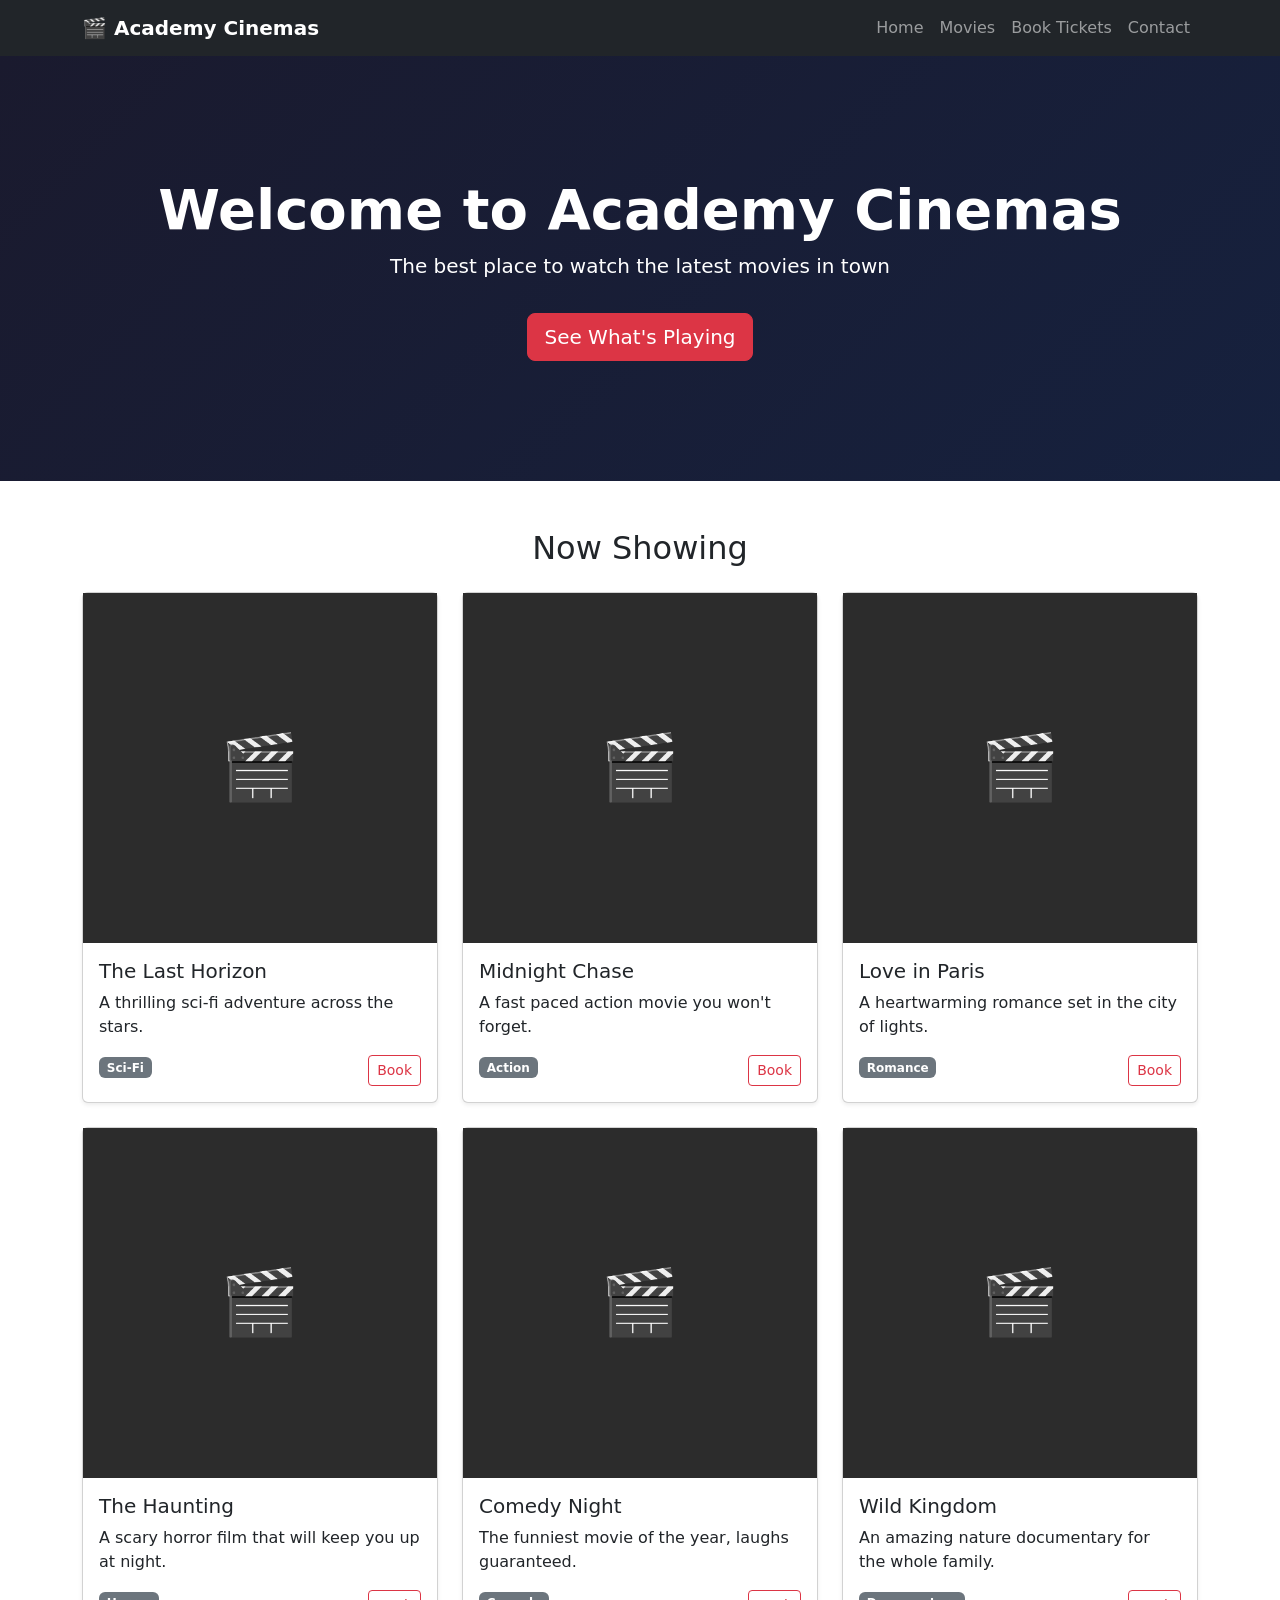
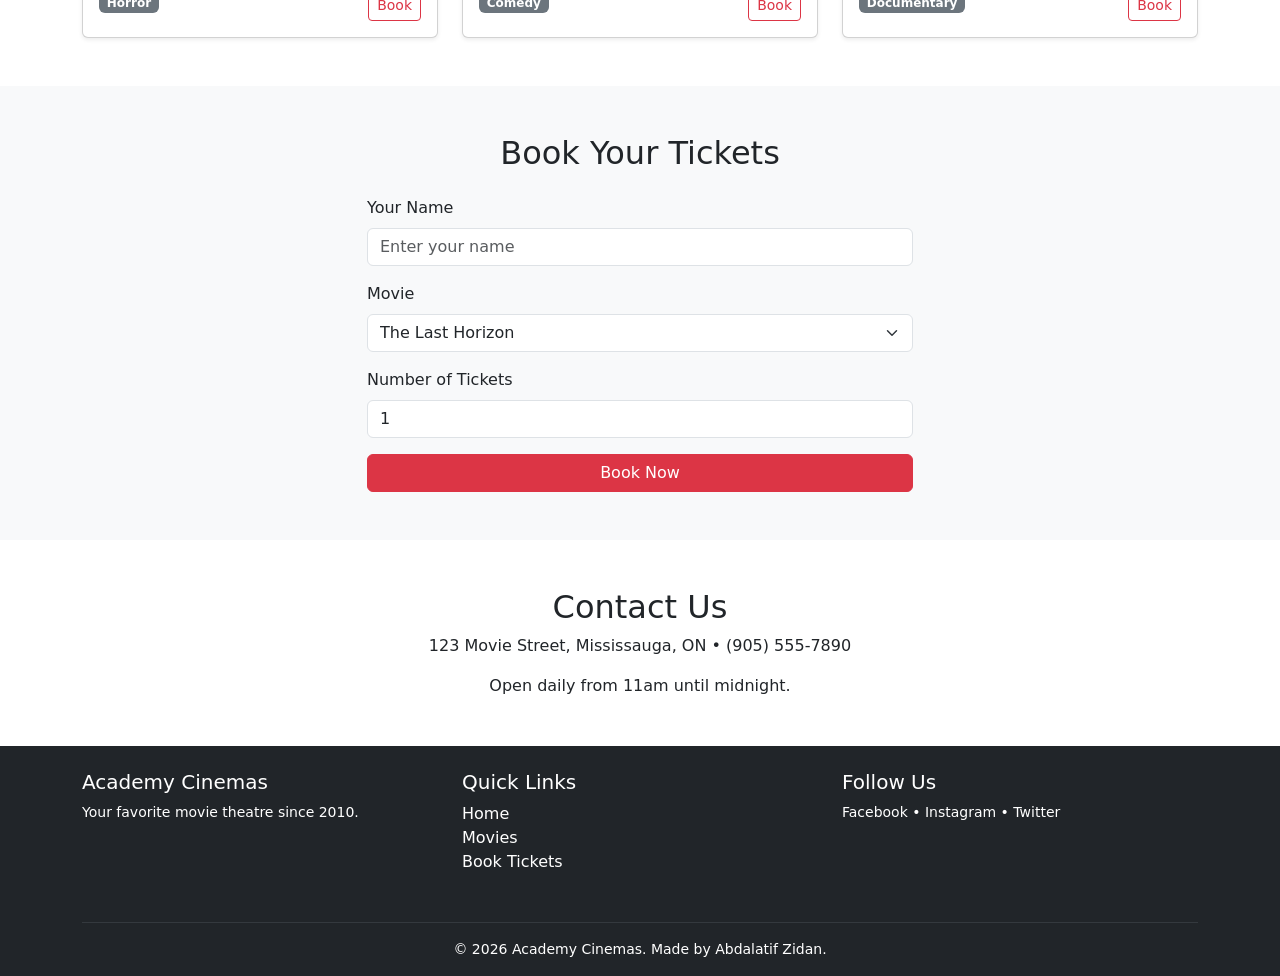
<file: Academy-Cinemas/index.html>
<!DOCTYPE html>
<html lang="en">
<head>
  <meta charset="UTF-8">
  <meta name="viewport" content="width=device-width, initial-scale=1.0">
  <title>Academy Cinemas</title>

  <!-- Bootstrap 5 from the CDN -->
  <link href="https://cdn.jsdelivr.net/npm/bootstrap@5.3.3/dist/css/bootstrap.min.css" rel="stylesheet">

  <!-- a little bit of my own CSS on top of Bootstrap -->
  <style>
    .hero {
      background: linear-gradient(135deg, #1a1a2e, #16213e);
      color: white;
      padding: 120px 0;
    }
    /* placeholder poster area (no image needed) */
    .poster {
      height: 350px;
      background-color: #2c2c2c;
      color: #fff;
    }
  </style>
</head>

<body>

  <!-- NAVBAR (Bootstrap) -->
  <nav class="navbar navbar-expand-lg navbar-dark bg-dark">
    <div class="container">
      <a class="navbar-brand fw-bold" href="#">🎬 Academy Cinemas</a>
      <button class="navbar-toggler" type="button" data-bs-toggle="collapse" data-bs-target="#navMenu">
        <span class="navbar-toggler-icon"></span>
      </button>
      <div class="collapse navbar-collapse" id="navMenu">
        <ul class="navbar-nav ms-auto">
          <li class="nav-item"><a class="nav-link" href="#home">Home</a></li>
          <li class="nav-item"><a class="nav-link" href="#movies">Movies</a></li>
          <li class="nav-item"><a class="nav-link" href="#book">Book Tickets</a></li>
          <li class="nav-item"><a class="nav-link" href="#contact">Contact</a></li>
        </ul>
      </div>
    </div>
  </nav>

  <!-- HERO -->
  <section id="home" class="hero text-center">
    <div class="container">
      <h1 class="display-4 fw-bold">Welcome to Academy Cinemas</h1>
      <p class="lead">The best place to watch the latest movies in town</p>
      <a href="#movies" class="btn btn-danger btn-lg mt-3">See What's Playing</a>
    </div>
  </section>

  <!-- MOVIES GRID -->
  <section id="movies" class="container my-5">
    <h2 class="text-center mb-4">Now Showing</h2>
    <div class="row g-4">

      <div class="col-md-4">
        <div class="card movie-card h-100 shadow-sm">
          <div class="poster d-flex align-items-center justify-content-center">
            <span class="display-3">🎬</span>
          </div>
          <div class="card-body">
            <h5 class="card-title">The Last Horizon</h5>
            <p class="card-text">A thrilling sci-fi adventure across the stars.</p>
            <span class="badge bg-secondary">Sci-Fi</span>
            <a href="#book" class="btn btn-outline-danger btn-sm float-end">Book</a>
          </div>
        </div>
      </div>

      <div class="col-md-4">
        <div class="card movie-card h-100 shadow-sm">
          <div class="poster d-flex align-items-center justify-content-center">
            <span class="display-3">🎬</span>
          </div>
          <div class="card-body">
            <h5 class="card-title">Midnight Chase</h5>
            <p class="card-text">A fast paced action movie you won't forget.</p>
            <span class="badge bg-secondary">Action</span>
            <a href="#book" class="btn btn-outline-danger btn-sm float-end">Book</a>
          </div>
        </div>
      </div>

      <div class="col-md-4">
        <div class="card movie-card h-100 shadow-sm">
          <div class="poster d-flex align-items-center justify-content-center">
            <span class="display-3">🎬</span>
          </div>
          <div class="card-body">
            <h5 class="card-title">Love in Paris</h5>
            <p class="card-text">A heartwarming romance set in the city of lights.</p>
            <span class="badge bg-secondary">Romance</span>
            <a href="#book" class="btn btn-outline-danger btn-sm float-end">Book</a>
          </div>
        </div>
      </div>

      <div class="col-md-4">
        <div class="card movie-card h-100 shadow-sm">
          <div class="poster d-flex align-items-center justify-content-center">
            <span class="display-3">🎬</span>
          </div>
          <div class="card-body">
            <h5 class="card-title">The Haunting</h5>
            <p class="card-text">A scary horror film that will keep you up at night.</p>
            <span class="badge bg-secondary">Horror</span>
            <a href="#book" class="btn btn-outline-danger btn-sm float-end">Book</a>
          </div>
        </div>
      </div>

      <div class="col-md-4">
        <div class="card movie-card h-100 shadow-sm">
          <div class="poster d-flex align-items-center justify-content-center">
            <span class="display-3">🎬</span>
          </div>
          <div class="card-body">
            <h5 class="card-title">Comedy Night</h5>
            <p class="card-text">The funniest movie of the year, laughs guaranteed.</p>
            <span class="badge bg-secondary">Comedy</span>
            <a href="#book" class="btn btn-outline-danger btn-sm float-end">Book</a>
          </div>
        </div>
      </div>

      <div class="col-md-4">
        <div class="card movie-card h-100 shadow-sm">
          <div class="poster d-flex align-items-center justify-content-center">
            <span class="display-3">🎬</span>
          </div>
          <div class="card-body">
            <h5 class="card-title">Wild Kingdom</h5>
            <p class="card-text">An amazing nature documentary for the whole family.</p>
            <span class="badge bg-secondary">Documentary</span>
            <a href="#book" class="btn btn-outline-danger btn-sm float-end">Book</a>
          </div>
        </div>
      </div>

    </div>
  </section>

  <!-- BOOKING FORM -->
  <section id="book" class="bg-light py-5">
    <div class="container">
      <h2 class="text-center mb-4">Book Your Tickets</h2>
      <div class="row justify-content-center">
        <div class="col-md-6">
          <form>
            <div class="mb-3">
              <label class="form-label">Your Name</label>
              <input type="text" class="form-control" placeholder="Enter your name">
            </div>
            <div class="mb-3">
              <label class="form-label">Movie</label>
              <select class="form-select">
                <option>The Last Horizon</option>
                <option>Midnight Chase</option>
                <option>Love in Paris</option>
                <option>The Haunting</option>
                <option>Comedy Night</option>
                <option>Wild Kingdom</option>
              </select>
            </div>
            <div class="mb-3">
              <label class="form-label">Number of Tickets</label>
              <input type="number" class="form-control" value="1" min="1">
            </div>
            <button type="submit" class="btn btn-danger w-100">Book Now</button>
          </form>
        </div>
      </div>
    </div>
  </section>

  <!-- CONTACT -->
  <section id="contact" class="container my-5 text-center">
    <h2>Contact Us</h2>
    <p>123 Movie Street, Mississauga, ON &bull; (905) 555-7890</p>
    <p>Open daily from 11am until midnight.</p>
  </section>

  <!-- FOOTER (built with Bootstrap - required for this assignment) -->
  <footer class="bg-dark text-white pt-4 pb-3">
    <div class="container">
      <div class="row">
        <div class="col-md-4 mb-3">
          <h5>Academy Cinemas</h5>
          <p class="small">Your favorite movie theatre since 2010.</p>
        </div>
        <div class="col-md-4 mb-3">
          <h5>Quick Links</h5>
          <ul class="list-unstyled">
            <li><a href="#home" class="text-white text-decoration-none">Home</a></li>
            <li><a href="#movies" class="text-white text-decoration-none">Movies</a></li>
            <li><a href="#book" class="text-white text-decoration-none">Book Tickets</a></li>
          </ul>
        </div>
        <div class="col-md-4 mb-3">
          <h5>Follow Us</h5>
          <p class="small">Facebook &bull; Instagram &bull; Twitter</p>
        </div>
      </div>
      <hr class="border-secondary">
      <p class="text-center small mb-0">&copy; 2026 Academy Cinemas. Made by Abdalatif Zidan.</p>
    </div>
  </footer>

  <!-- Bootstrap JavaScript for the navbar toggle etc. -->
  <script src="https://cdn.jsdelivr.net/npm/bootstrap@5.3.3/dist/js/bootstrap.bundle.min.js"></script>
</body>
</html>
</file>
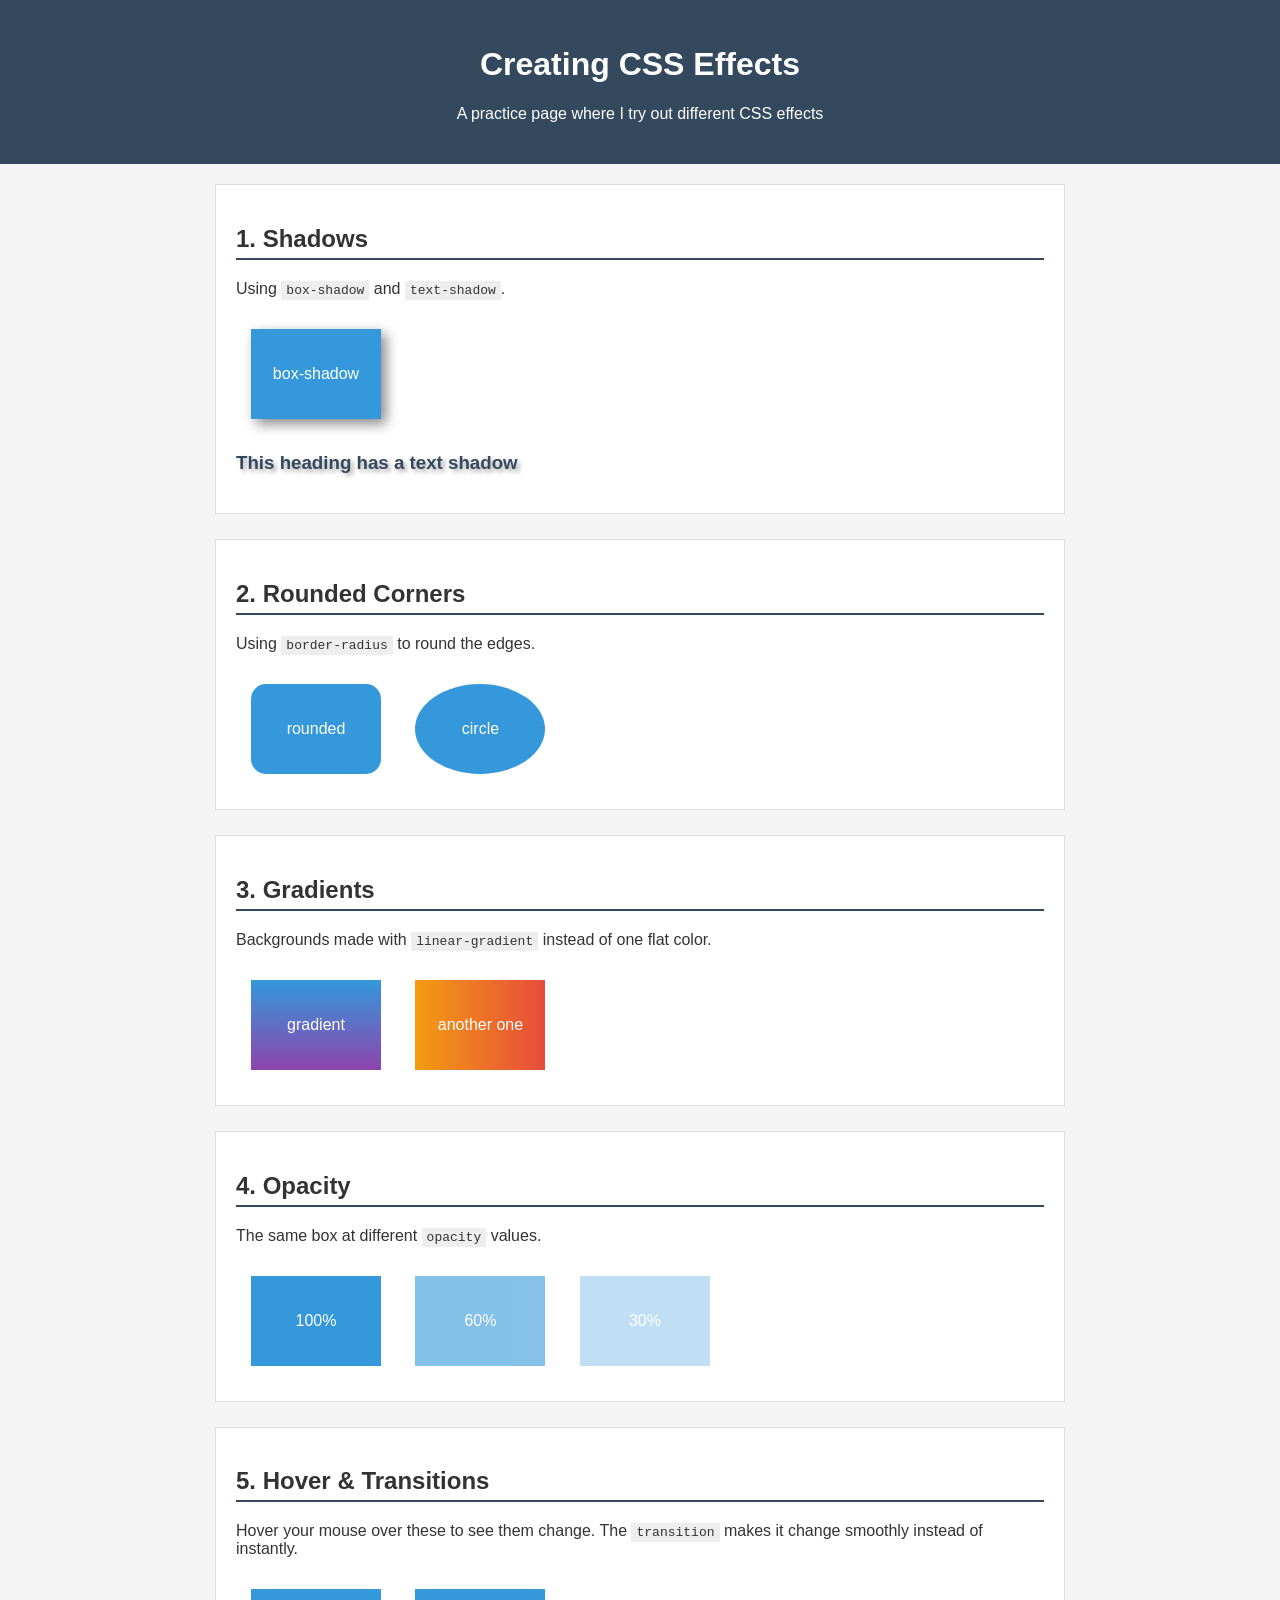
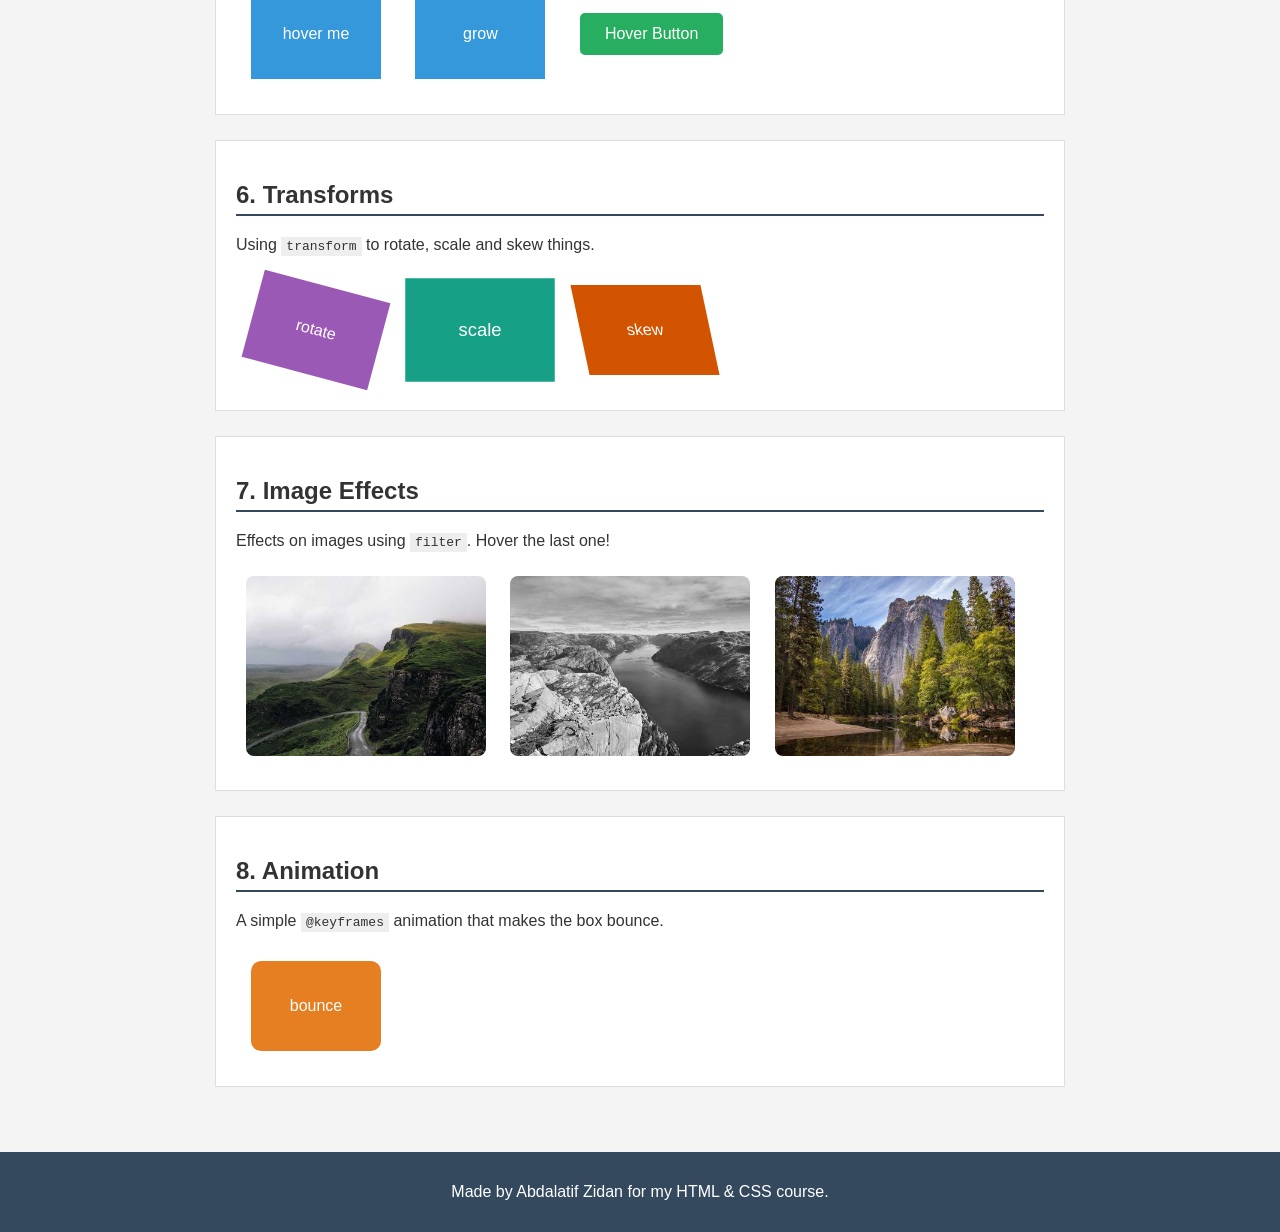
<file: creating-css-effects/index.html>
<!DOCTYPE html>
<html lang="en">
<head>
  <meta charset="UTF-8">
  <meta name="viewport" content="width=device-width, initial-scale=1.0">
  <title>Creating CSS Effects</title>

  <!-- keeping the CSS in its own file this time -->
  <link rel="stylesheet" href="style.css">
</head>

<body>

  <header>
    <h1>Creating CSS Effects</h1>
    <p>A practice page where I try out different CSS effects</p>
  </header>

  <main>

    <!-- SHADOWS -->
    <section>
      <h2>1. Shadows</h2>
      <p>Using <code>box-shadow</code> and <code>text-shadow</code>.</p>

      <div class="box box-shadow">box-shadow</div>
      <h3 class="text-shadow">This heading has a text shadow</h3>
    </section>

    <!-- ROUNDED CORNERS -->
    <section>
      <h2>2. Rounded Corners</h2>
      <p>Using <code>border-radius</code> to round the edges.</p>

      <div class="box rounded">rounded</div>
      <div class="box circle">circle</div>
    </section>

    <!-- GRADIENTS -->
    <section>
      <h2>3. Gradients</h2>
      <p>Backgrounds made with <code>linear-gradient</code> instead of one flat color.</p>

      <div class="box gradient1">gradient</div>
      <div class="box gradient2">another one</div>
    </section>

    <!-- OPACITY -->
    <section>
      <h2>4. Opacity</h2>
      <p>The same box at different <code>opacity</code> values.</p>

      <div class="box op100">100%</div>
      <div class="box op60">60%</div>
      <div class="box op30">30%</div>
    </section>

    <!-- HOVER + TRANSITION -->
    <section>
      <h2>5. Hover &amp; Transitions</h2>
      <p>Hover your mouse over these to see them change. The
         <code>transition</code> makes it change smoothly instead of instantly.</p>

      <div class="box hover-color">hover me</div>
      <div class="box hover-grow">grow</div>
      <a href="#" class="button">Hover Button</a>
    </section>

    <!-- TRANSFORMS -->
    <section>
      <h2>6. Transforms</h2>
      <p>Using <code>transform</code> to rotate, scale and skew things.</p>

      <div class="box rotate">rotate</div>
      <div class="box scale">scale</div>
      <div class="box skew">skew</div>
    </section>

    <!-- IMAGE EFFECTS -->
    <section>
      <h2>7. Image Effects</h2>
      <p>Effects on images using <code>filter</code>. Hover the last one!</p>

      <img src="images/photo1.jpg" alt="Mountain photo" class="img-normal">
      <img src="images/photo2.jpg" alt="Lake photo" class="img-gray">
      <img src="images/photo3.jpg" alt="Hills photo" class="img-hover">
    </section>

    <!-- ANIMATION -->
    <section>
      <h2>8. Animation</h2>
      <p>A simple <code>@keyframes</code> animation that makes the box bounce.</p>

      <div class="box bounce">bounce</div>
    </section>

  </main>

  <footer>
    <p>Made by Abdalatif Zidan for my HTML &amp; CSS course.</p>
  </footer>

</body>
</html>
</file>
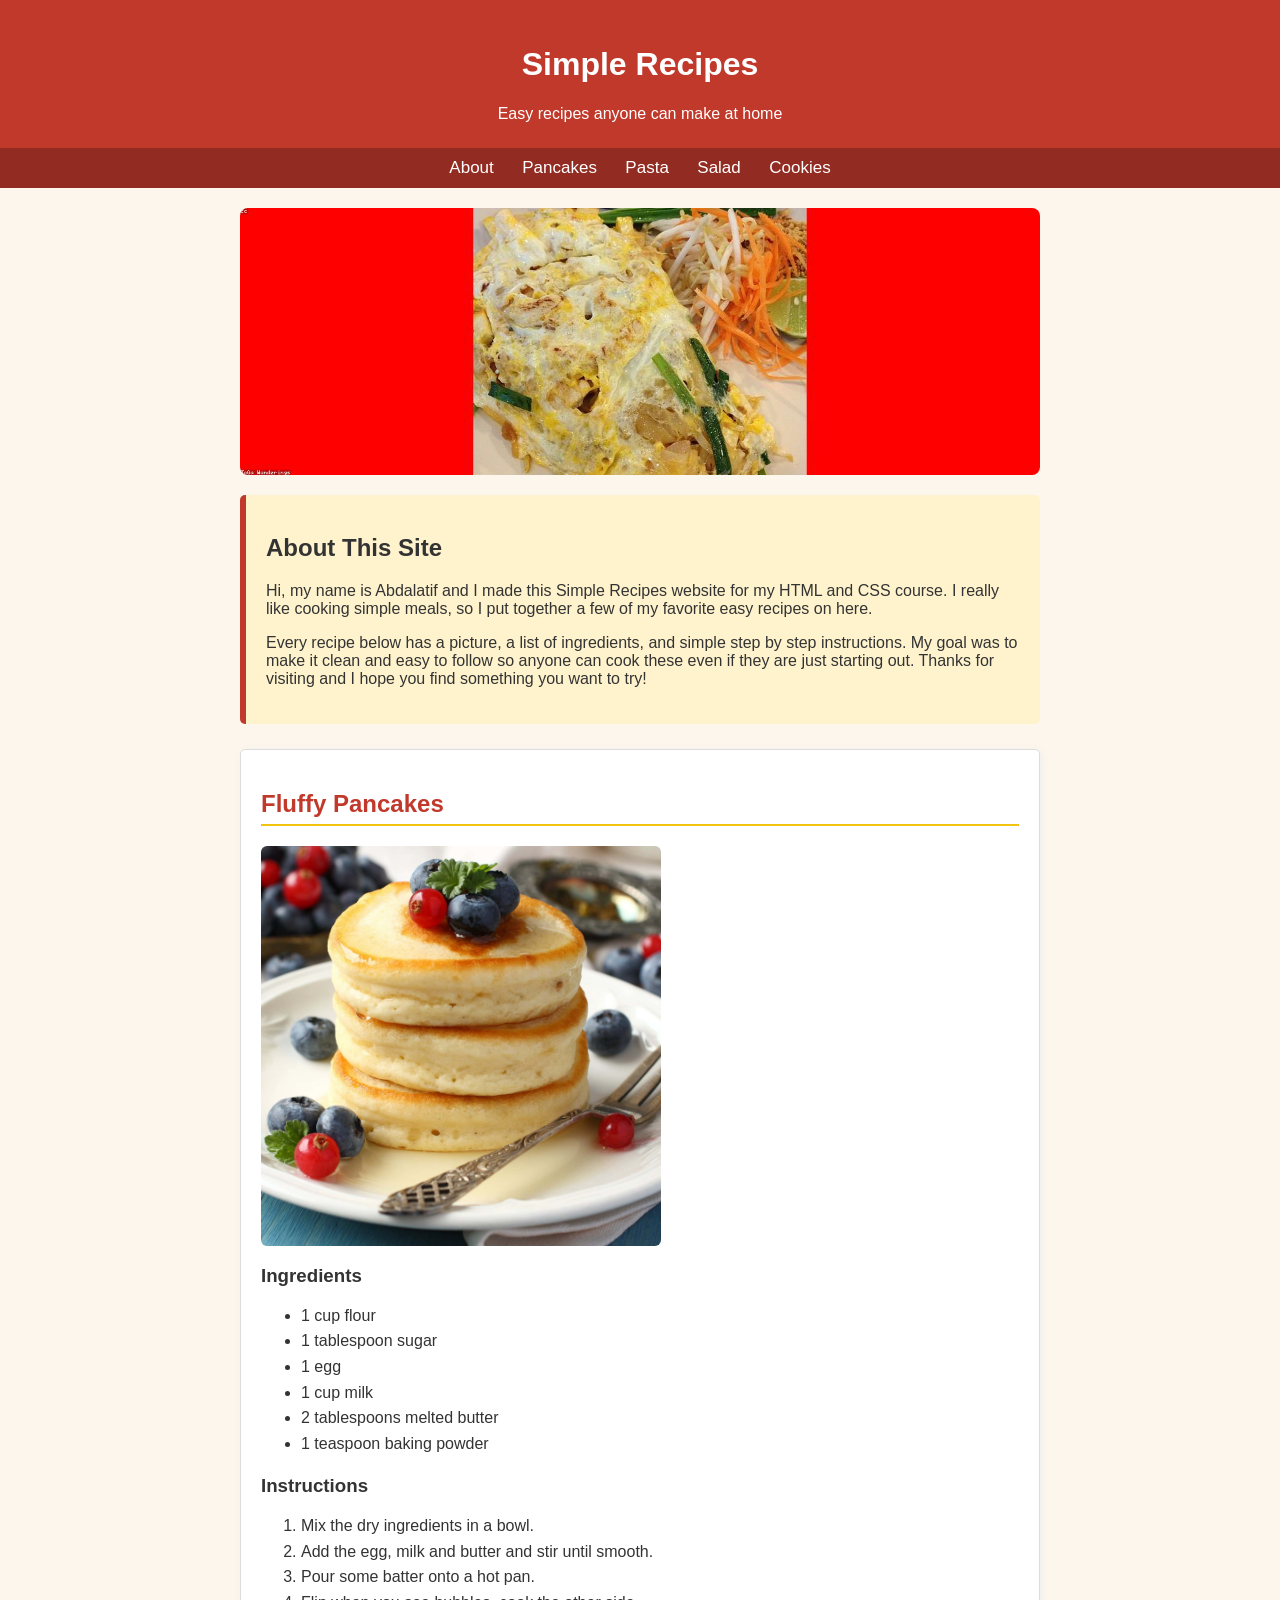
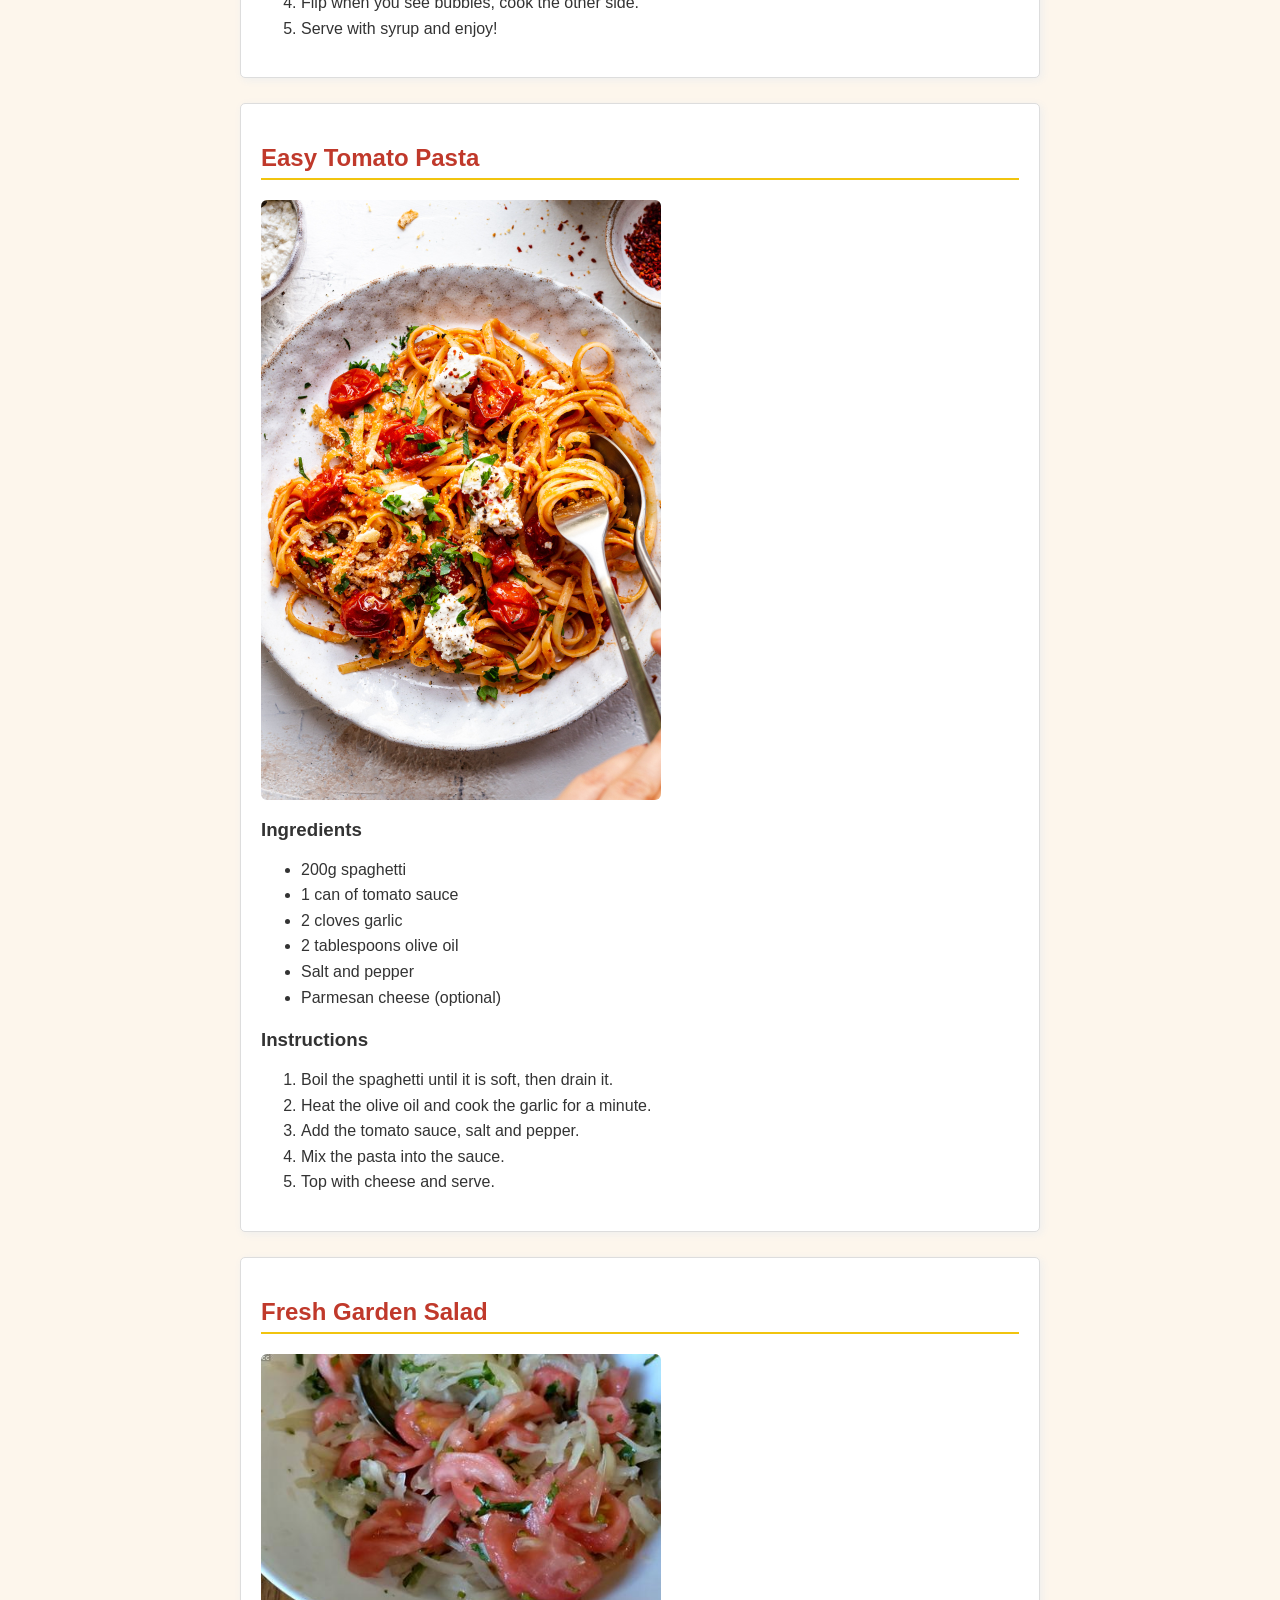
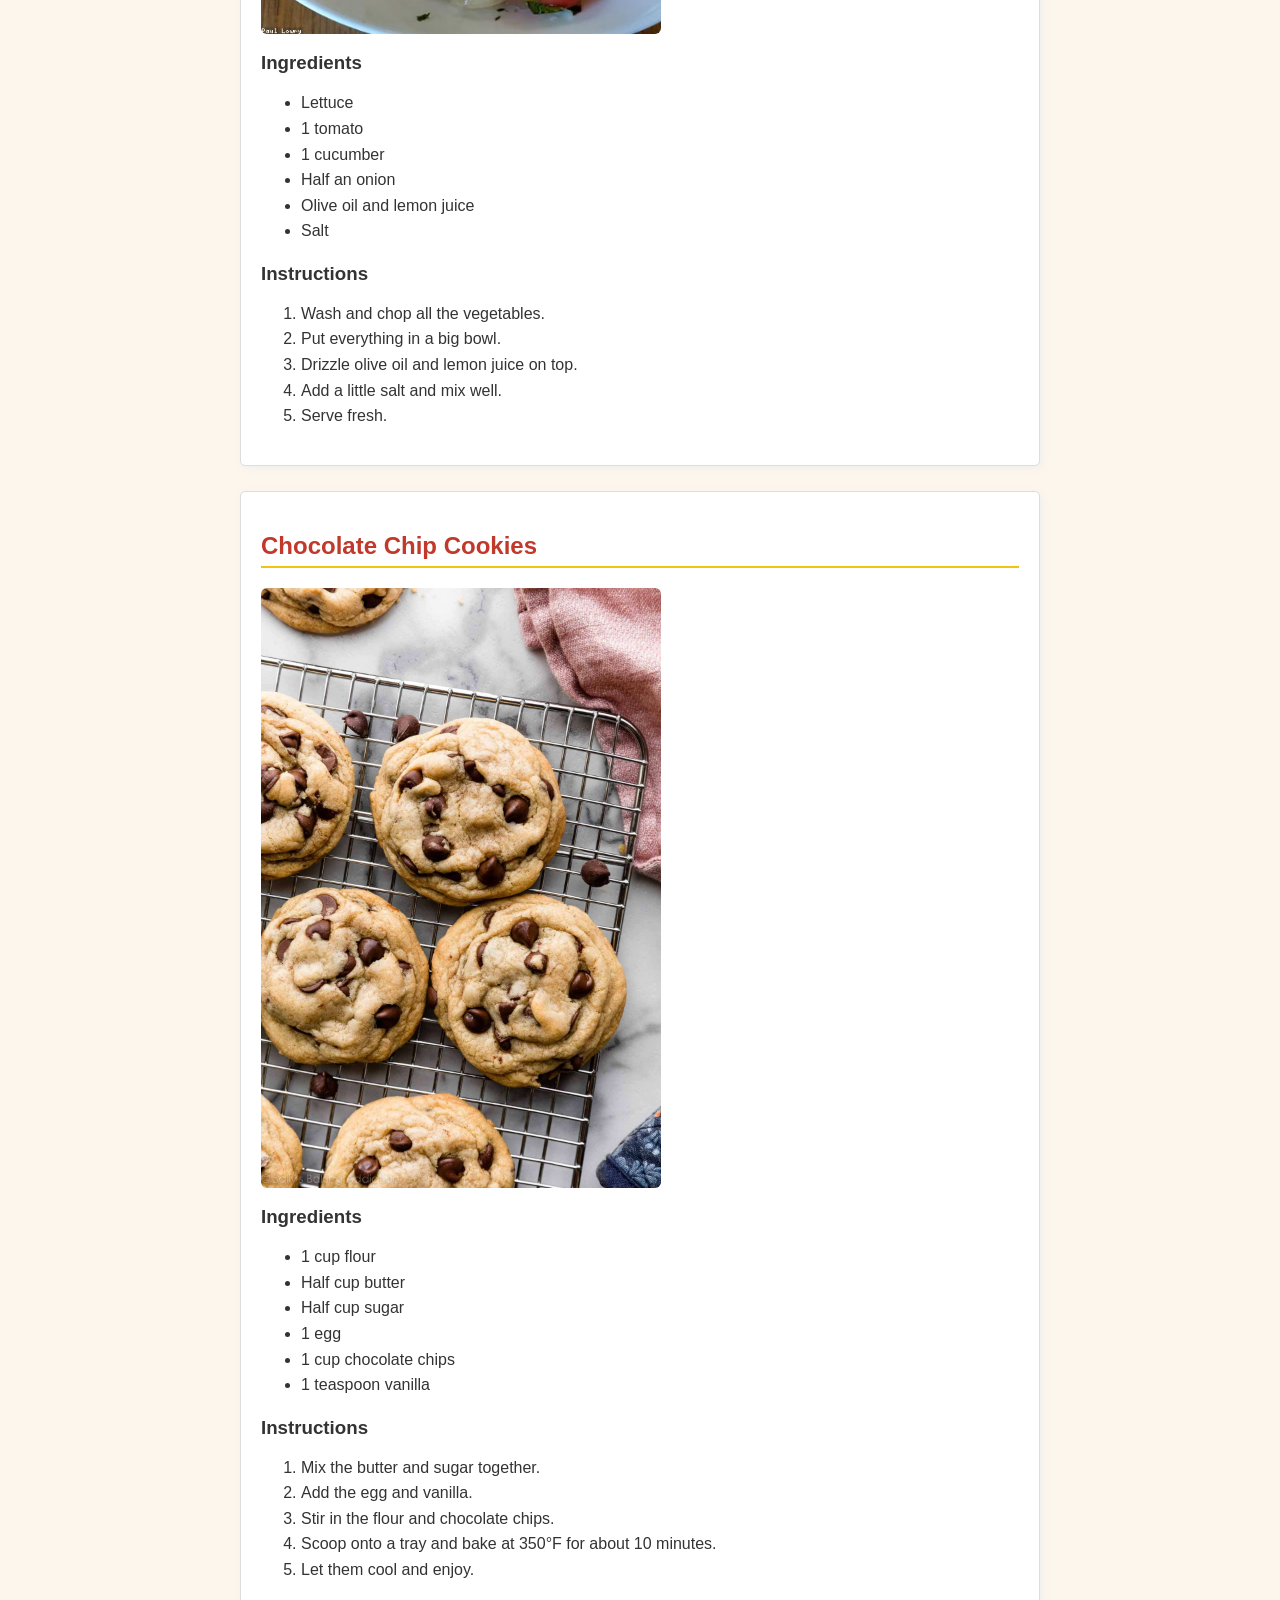
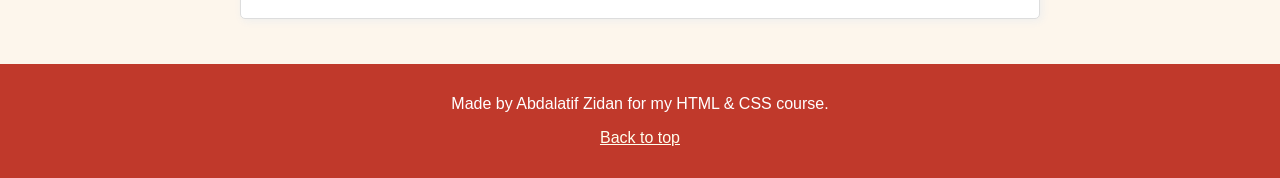
<file: Simple-Recipes/index.html>
<!DOCTYPE html>
<html lang="en">
<head>
  <meta charset="UTF-8">
  <meta name="viewport" content="width=device-width, initial-scale=1.0">
  <title>Simple Recipes</title>
  <link rel="stylesheet" href="style.css">
</head>

<body>

  <header>
    <h1>Simple Recipes</h1>
    <p>Easy recipes anyone can make at home</p>
  </header>

  <!-- nav uses bookmarks to jump down the page -->
  <nav>
    <a href="#about">About</a>
    <a href="#pancakes">Pancakes</a>
    <a href="#pasta">Pasta</a>
    <a href="#salad">Salad</a>
    <a href="#cookies">Cookies</a>
  </nav>

  <main>

    <img src="images/hero.jpg" alt="Food on a table" class="hero">

    <!-- ABOUT SECTION (this is the extra part I added myself) -->
    <section id="about" class="about">
      <h2>About This Site</h2>
      <p>
        Hi, my name is Abdalatif and I made this Simple Recipes website for my
        HTML and CSS course. I really like cooking simple meals, so I put
        together a few of my favorite easy recipes on here.
      </p>
      <p>
        Every recipe below has a picture, a list of ingredients, and simple
        step by step instructions. My goal was to make it clean and easy to
        follow so anyone can cook these even if they are just starting out.
        Thanks for visiting and I hope you find something you want to try!
      </p>
    </section>

    <!-- RECIPE 1 -->
    <section id="pancakes" class="recipe">
      <h2>Fluffy Pancakes</h2>
      <img src="images/pancakes.jpg" alt="Stack of pancakes">

      <h3>Ingredients</h3>
      <ul>
        <li>1 cup flour</li>
        <li>1 tablespoon sugar</li>
        <li>1 egg</li>
        <li>1 cup milk</li>
        <li>2 tablespoons melted butter</li>
        <li>1 teaspoon baking powder</li>
      </ul>

      <h3>Instructions</h3>
      <ol>
        <li>Mix the dry ingredients in a bowl.</li>
        <li>Add the egg, milk and butter and stir until smooth.</li>
        <li>Pour some batter onto a hot pan.</li>
        <li>Flip when you see bubbles, cook the other side.</li>
        <li>Serve with syrup and enjoy!</li>
      </ol>
    </section>

    <!-- RECIPE 2 -->
    <section id="pasta" class="recipe">
      <h2>Easy Tomato Pasta</h2>
      <img src="images/pasta.jpg" alt="Bowl of pasta">

      <h3>Ingredients</h3>
      <ul>
        <li>200g spaghetti</li>
        <li>1 can of tomato sauce</li>
        <li>2 cloves garlic</li>
        <li>2 tablespoons olive oil</li>
        <li>Salt and pepper</li>
        <li>Parmesan cheese (optional)</li>
      </ul>

      <h3>Instructions</h3>
      <ol>
        <li>Boil the spaghetti until it is soft, then drain it.</li>
        <li>Heat the olive oil and cook the garlic for a minute.</li>
        <li>Add the tomato sauce, salt and pepper.</li>
        <li>Mix the pasta into the sauce.</li>
        <li>Top with cheese and serve.</li>
      </ol>
    </section>

    <!-- RECIPE 3 -->
    <section id="salad" class="recipe">
      <h2>Fresh Garden Salad</h2>
      <img src="images/salad.jpg" alt="Bowl of salad">

      <h3>Ingredients</h3>
      <ul>
        <li>Lettuce</li>
        <li>1 tomato</li>
        <li>1 cucumber</li>
        <li>Half an onion</li>
        <li>Olive oil and lemon juice</li>
        <li>Salt</li>
      </ul>

      <h3>Instructions</h3>
      <ol>
        <li>Wash and chop all the vegetables.</li>
        <li>Put everything in a big bowl.</li>
        <li>Drizzle olive oil and lemon juice on top.</li>
        <li>Add a little salt and mix well.</li>
        <li>Serve fresh.</li>
      </ol>
    </section>

    <!-- RECIPE 4 -->
    <section id="cookies" class="recipe">
      <h2>Chocolate Chip Cookies</h2>
      <img src="images/cookies.jpg" alt="Chocolate chip cookies">

      <h3>Ingredients</h3>
      <ul>
        <li>1 cup flour</li>
        <li>Half cup butter</li>
        <li>Half cup sugar</li>
        <li>1 egg</li>
        <li>1 cup chocolate chips</li>
        <li>1 teaspoon vanilla</li>
      </ul>

      <h3>Instructions</h3>
      <ol>
        <li>Mix the butter and sugar together.</li>
        <li>Add the egg and vanilla.</li>
        <li>Stir in the flour and chocolate chips.</li>
        <li>Scoop onto a tray and bake at 350°F for about 10 minutes.</li>
        <li>Let them cool and enjoy.</li>
      </ol>
    </section>

  </main>

  <footer>
    <p>Made by Abdalatif Zidan for my HTML &amp; CSS course.</p>
    <p><a href="#about">Back to top</a></p>
  </footer>

</body>
</html>
</file>
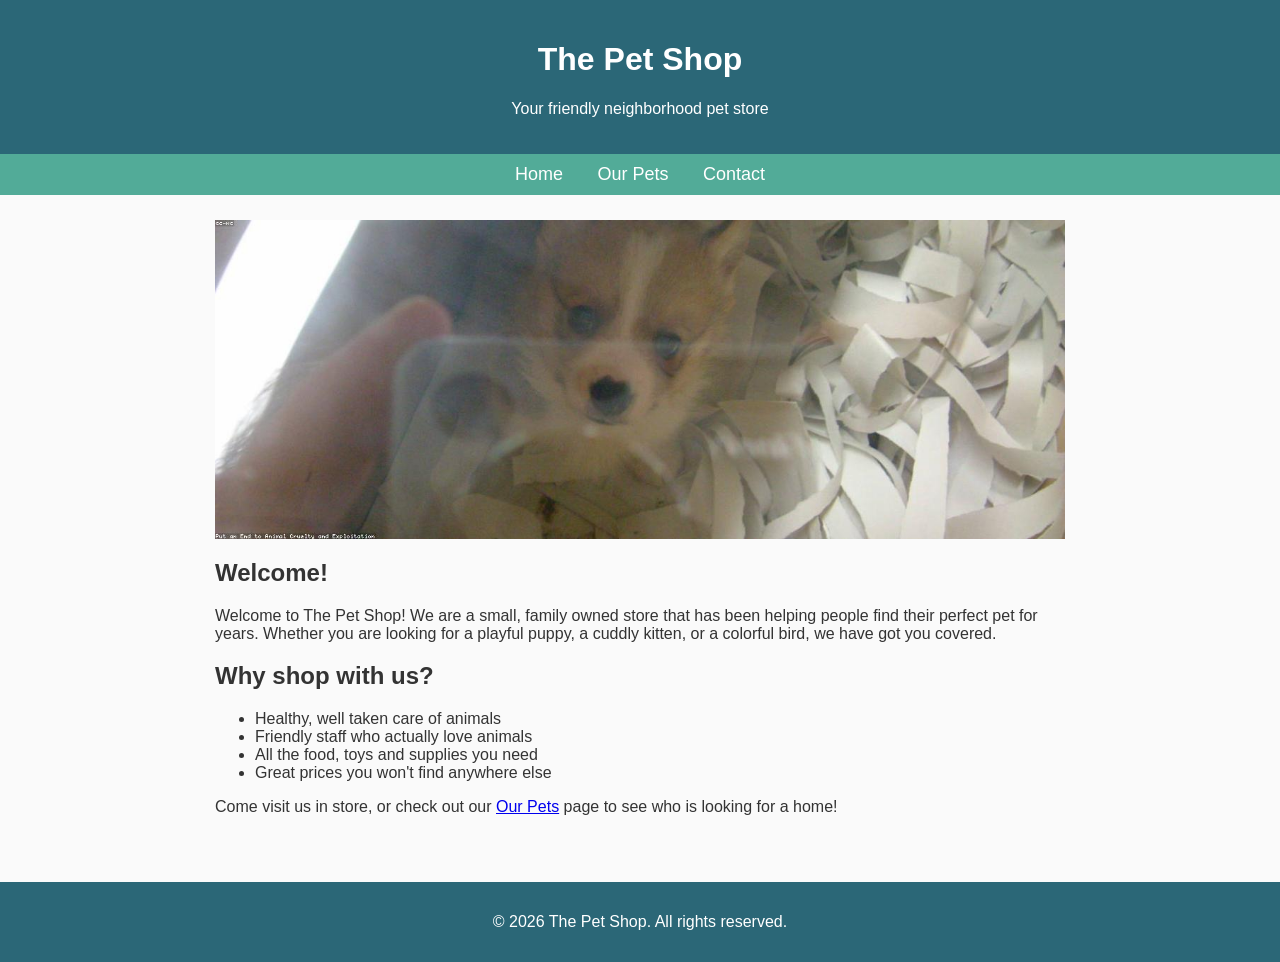
<file: The-Pet-Shop-Website/index.html>
<!DOCTYPE html>
<html lang="en">
<head>
  <meta charset="UTF-8">
  <meta name="viewport" content="width=device-width, initial-scale=1.0">
  <title>The Pet Shop - Home</title>

  <!-- basic styling, we go deeper into CSS later in the course -->
  <style>
    body {
      font-family: Arial, sans-serif;
      margin: 0;
      color: #333;
      background-color: #fafafa;
    }
    header {
      background-color: #2b6777;
      color: white;
      text-align: center;
      padding: 20px;
    }
    nav {
      background-color: #52ab98;
      text-align: center;
      padding: 10px;
    }
    nav a {
      color: white;
      text-decoration: none;
      margin: 0 15px;
      font-size: 18px;
    }
    nav a:hover {
      text-decoration: underline;
    }
    main {
      max-width: 850px;
      margin: 0 auto;
      padding: 25px;
    }
    .hero {
      width: 100%;
      max-width: 850px;
      display: block;
      margin: 0 auto 20px auto;
    }
    footer {
      background-color: #2b6777;
      color: white;
      text-align: center;
      padding: 15px;
      margin-top: 25px;
    }
  </style>
</head>

<body>

  <header>
    <h1>The Pet Shop</h1>
    <p>Your friendly neighborhood pet store</p>
  </header>

  <!-- nav links to the other pages of the site -->
  <nav>
    <a href="index.html">Home</a>
    <a href="animals.html">Our Pets</a>
    <a href="contact.html">Contact</a>
  </nav>

  <main>
    <img src="images/hero.jpg" alt="Cute pets" class="hero">

    <h2>Welcome!</h2>
    <p>
      Welcome to The Pet Shop! We are a small, family owned store that has been
      helping people find their perfect pet for years. Whether you are looking
      for a playful puppy, a cuddly kitten, or a colorful bird, we have got you
      covered.
    </p>

    <h2>Why shop with us?</h2>
    <ul>
      <li>Healthy, well taken care of animals</li>
      <li>Friendly staff who actually love animals</li>
      <li>All the food, toys and supplies you need</li>
      <li>Great prices you won't find anywhere else</li>
    </ul>

    <p>
      Come visit us in store, or check out our
      <a href="animals.html">Our Pets</a> page to see who is looking for a home!
    </p>
  </main>

  <footer>
    <p>&copy; 2026 The Pet Shop. All rights reserved.</p>
  </footer>

</body>
</html>
</file>
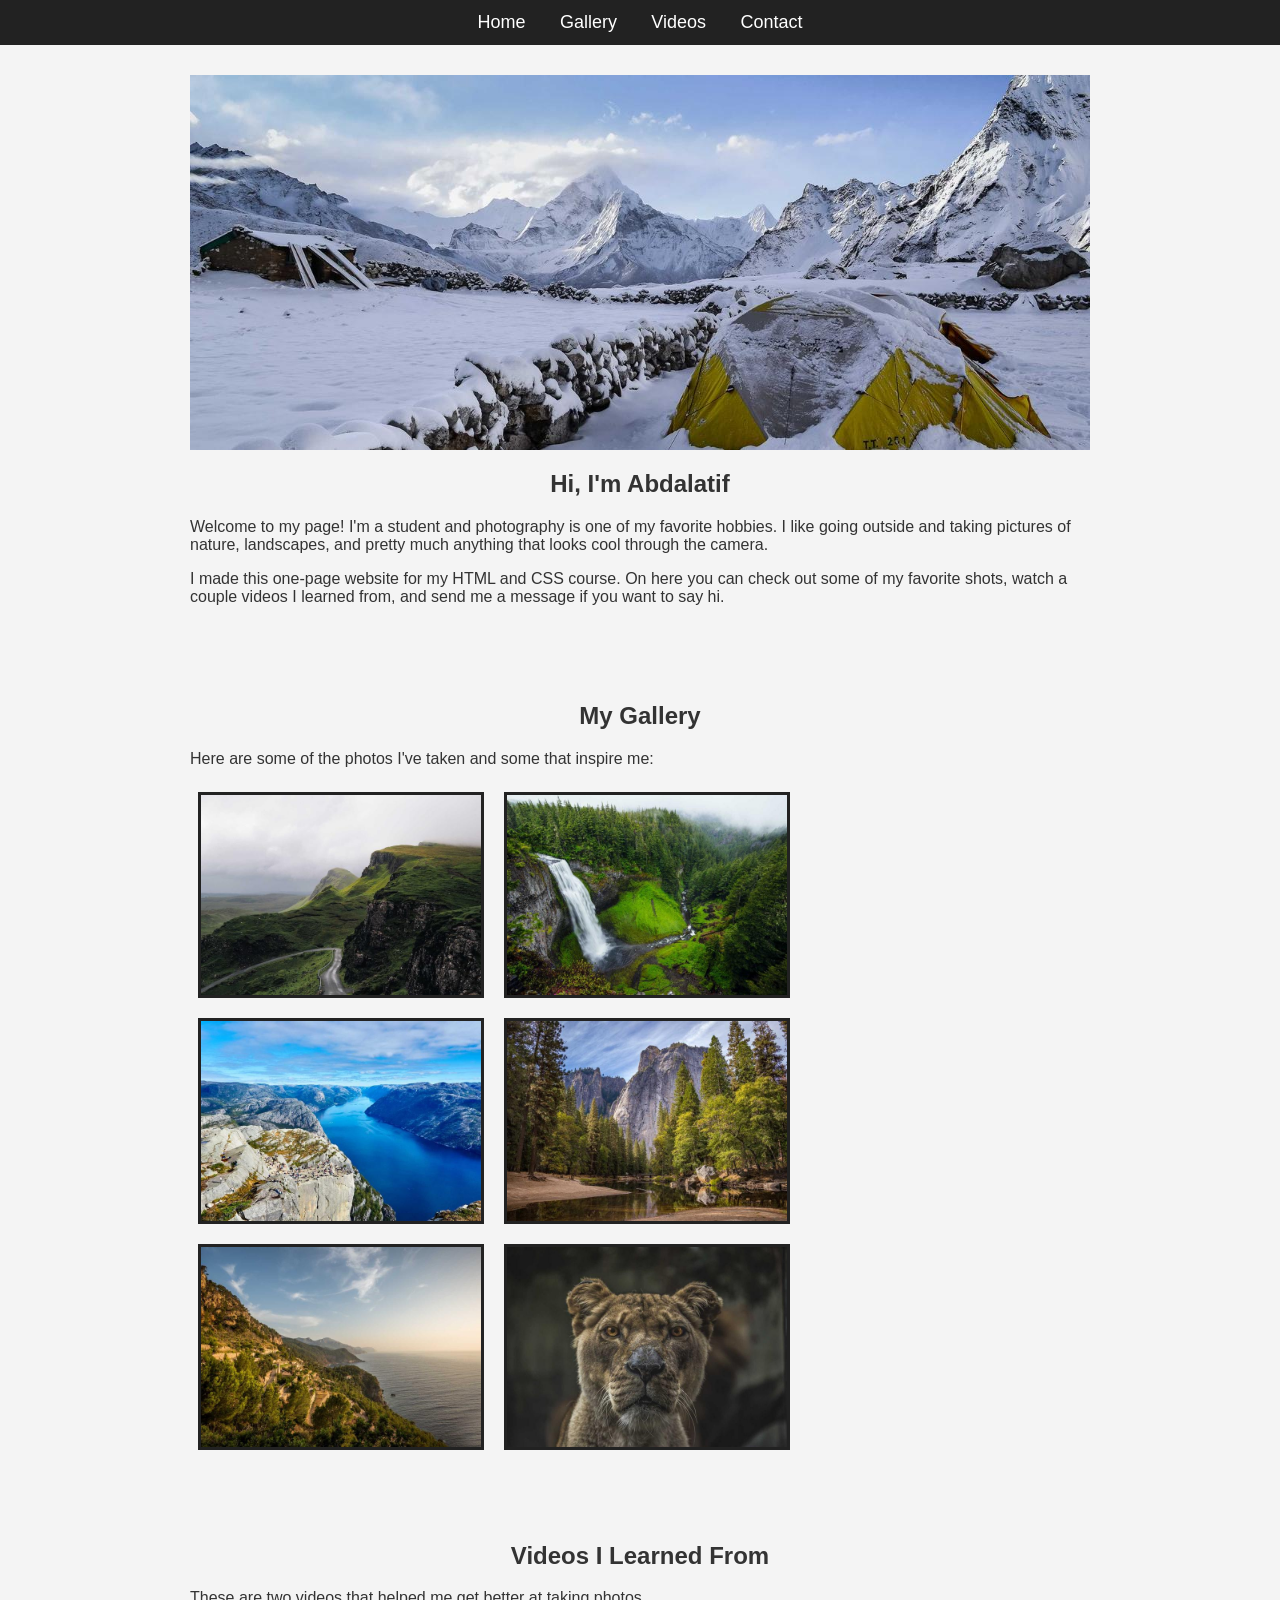
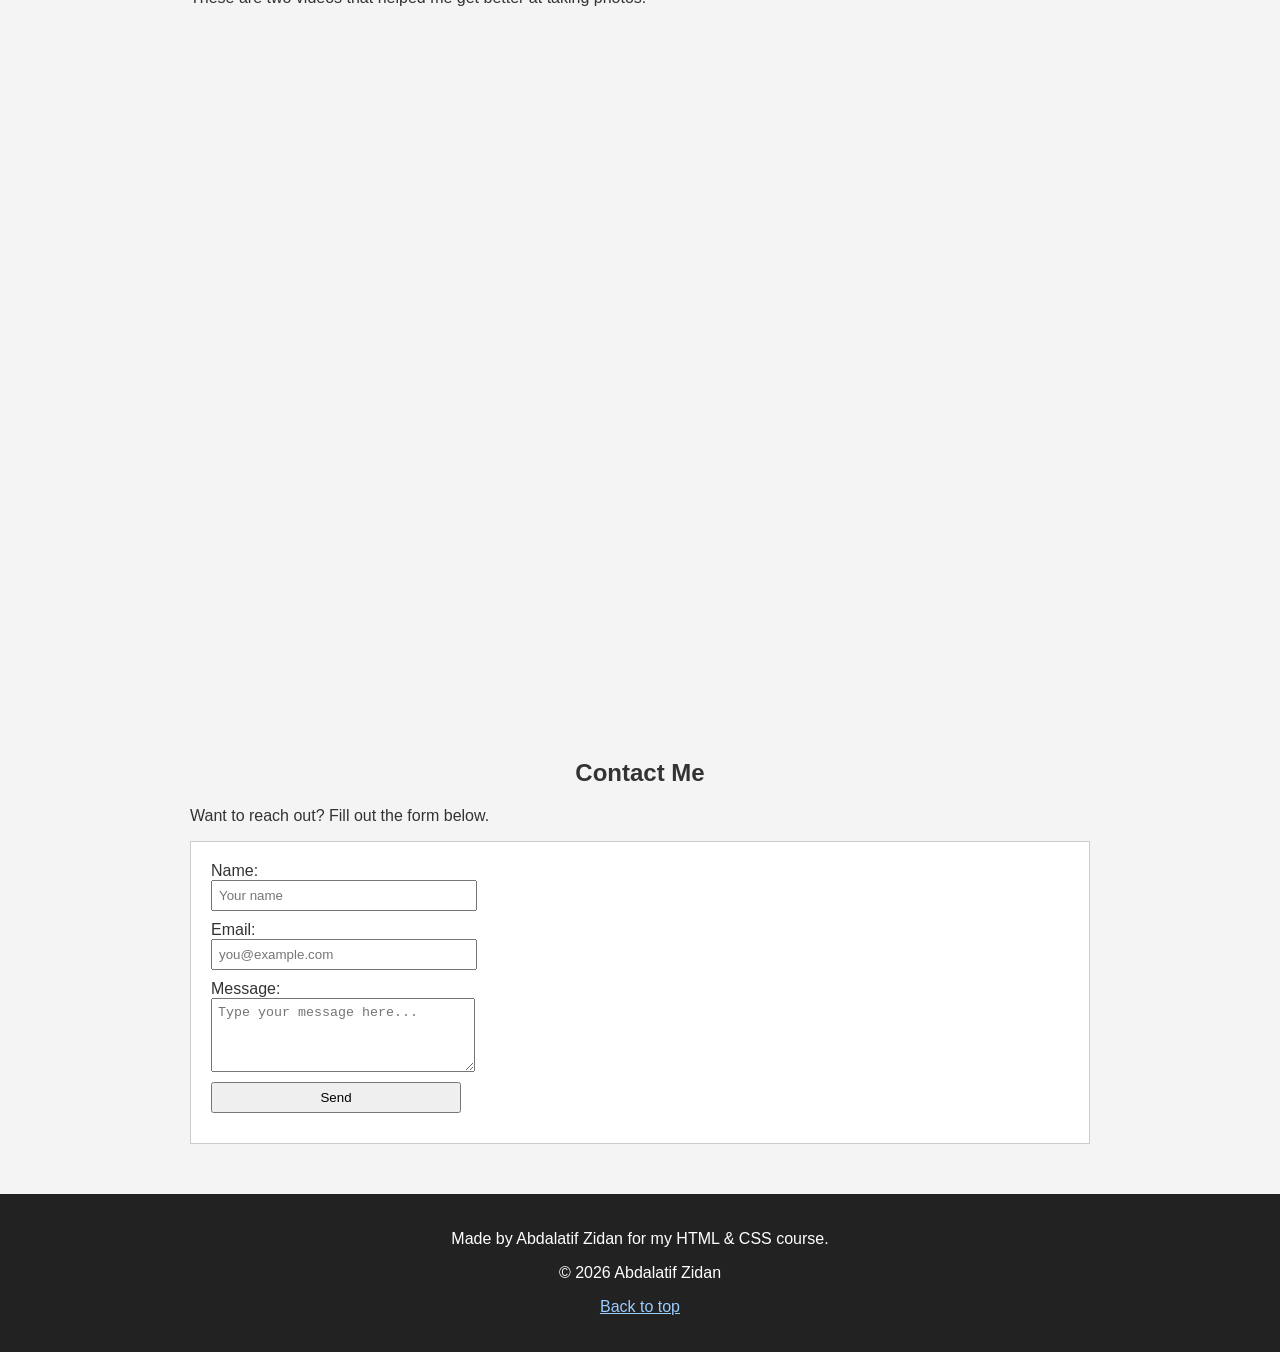
<file: One-Page Website/one_page_website.html>
<!DOCTYPE html>
<html lang="en">
<head>
  <meta charset="UTF-8">
  <meta name="viewport" content="width=device-width, initial-scale=1.0">
  <title>Abdalatif Zidan | Photography</title>

  <!-- I know we do CSS later in the course, but I added a little bit
       just so the page isn't too plain. Keeping it simple for now. -->
  <style>
    body {
      font-family: Arial, sans-serif;
      color: #333;
      margin: 0;
      background-color: #f4f4f4;
    }

    /* nav bar at the top */
    nav {
      background-color: #222;
      padding: 12px;
      text-align: center;
    }
    nav a {
      color: white;
      margin: 0 15px;
      text-decoration: none;
      font-size: 18px;
    }
    nav a:hover {
      text-decoration: underline;
    }

    section {
      padding: 30px;
      max-width: 900px;
      margin: 0 auto;
    }

    h1 {
      text-align: center;
    }

    .banner {
      width: 100%;
      max-width: 900px;
      display: block;
      margin: 0 auto;
    }

    /* gallery pictures */
    .gallery img {
      width: 280px;
      margin: 8px;
      border: 3px solid #222;
    }

    form {
      background-color: white;
      padding: 20px;
      border: 1px solid #ccc;
    }
    input, textarea {
      display: block;
      margin-bottom: 10px;
      padding: 6px;
      width: 250px;
    }

    footer {
      background-color: #222;
      color: white;
      text-align: center;
      padding: 20px;
      margin-top: 20px;
    }
  </style>
</head>

<body>

  <!-- NAV - these links jump to the different sections using bookmarks -->
  <nav>
    <a href="#home">Home</a>
    <a href="#gallery">Gallery</a>
    <a href="#videos">Videos</a>
    <a href="#contact">Contact</a>
  </nav>

  <!-- HOME SECTION -->
  <section id="home">
    <img src="images/hero.jpg" alt="A mountain landscape photo" class="banner">
    <h1>Hi, I'm Abdalatif</h1>
    <p>
      Welcome to my page! I'm a student and photography is one of my favorite
      hobbies. I like going outside and taking pictures of nature, landscapes,
      and pretty much anything that looks cool through the camera.
    </p>
    <p>
      I made this one-page website for my HTML and CSS course. On here you can
      check out some of my favorite shots, watch a couple videos I learned from,
      and send me a message if you want to say hi.
    </p>
  </section>

  <!-- GALLERY SECTION with pictures -->
  <section id="gallery" class="gallery">
    <h1>My Gallery</h1>
    <p>Here are some of the photos I've taken and some that inspire me:</p>

    <img src="images/photo1.jpg" alt="Mountain in the fog" width="280">
    <img src="images/photo2.jpg" alt="Waterfall in the forest" width="280">
    <img src="images/photo3.jpg" alt="Lake with mountains" width="280">
    <img src="images/photo4.jpg" alt="Green hills" width="280">
    <img src="images/photo5.jpg" alt="Ocean and rocks" width="280">
    <img src="images/photo6.jpg" alt="A lion resting" width="280">
  </section>

  <!-- VIDEO SECTION using iframes -->
  <section id="videos">
    <h1>Videos I Learned From</h1>
    <p>These are two videos that helped me get better at taking photos.</p>

    <iframe width="560" height="315"
      src="https://www.youtube.com/embed/7ZVyNjKSr0M"
      title="Photo composition tips"
      frameborder="0" allowfullscreen></iframe>

    <br><br>

    <iframe width="560" height="315"
      src="https://www.youtube.com/embed/LxO-6rlihSg"
      title="Learn Photography full course"
      frameborder="0" allowfullscreen></iframe>
  </section>

  <!-- CONTACT SECTION with a form -->
  <section id="contact">
    <h1>Contact Me</h1>
    <p>Want to reach out? Fill out the form below.</p>

    <form action="#" method="post">
      <label for="name">Name:</label>
      <input type="text" id="name" name="name" placeholder="Your name">

      <label for="email">Email:</label>
      <input type="email" id="email" name="email" placeholder="you@example.com">

      <label for="message">Message:</label>
      <textarea id="message" name="message" rows="4" placeholder="Type your message here..."></textarea>

      <input type="submit" value="Send">
    </form>
  </section>

  <!-- FOOTER -->
  <footer>
    <p>Made by Abdalatif Zidan for my HTML &amp; CSS course.</p>
    <p>&copy; 2026 Abdalatif Zidan</p>
    <p><a href="#home" style="color:#9cf;">Back to top</a></p>
  </footer>

</body>
</html>
</file>
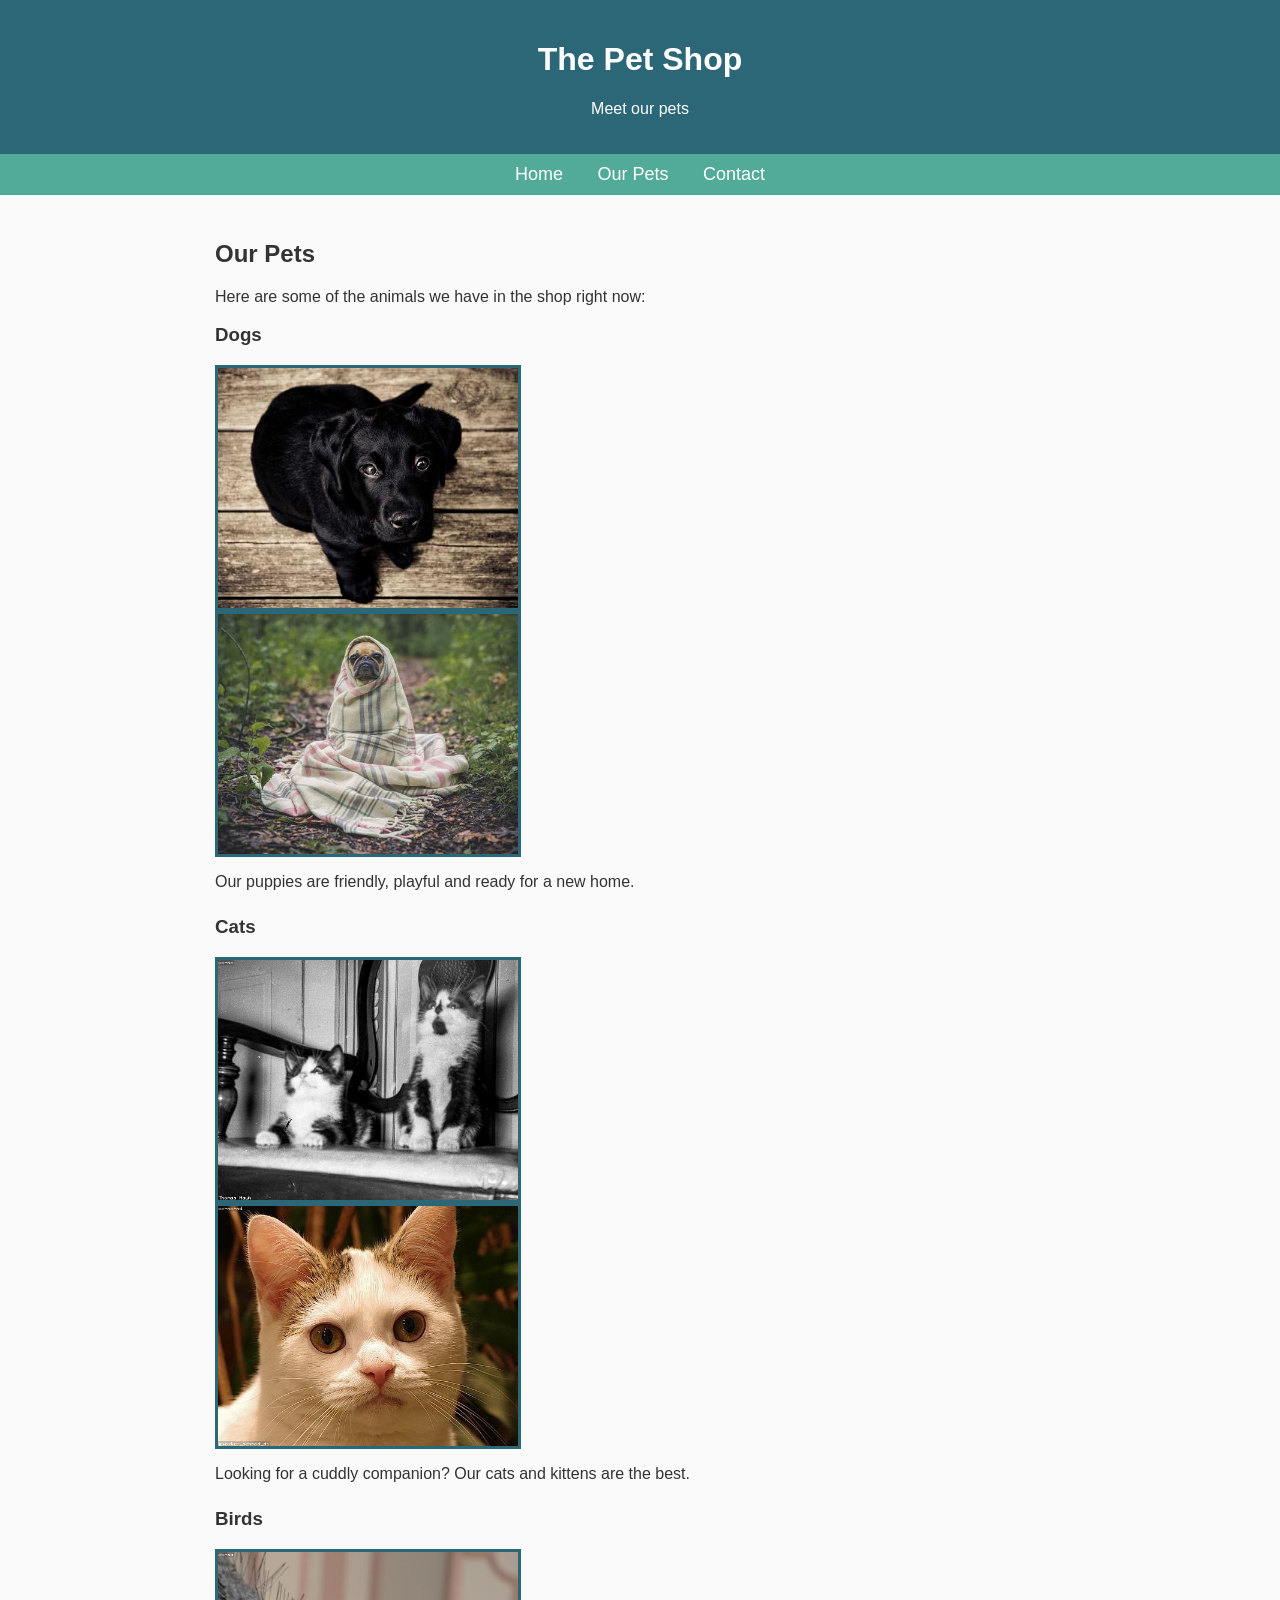
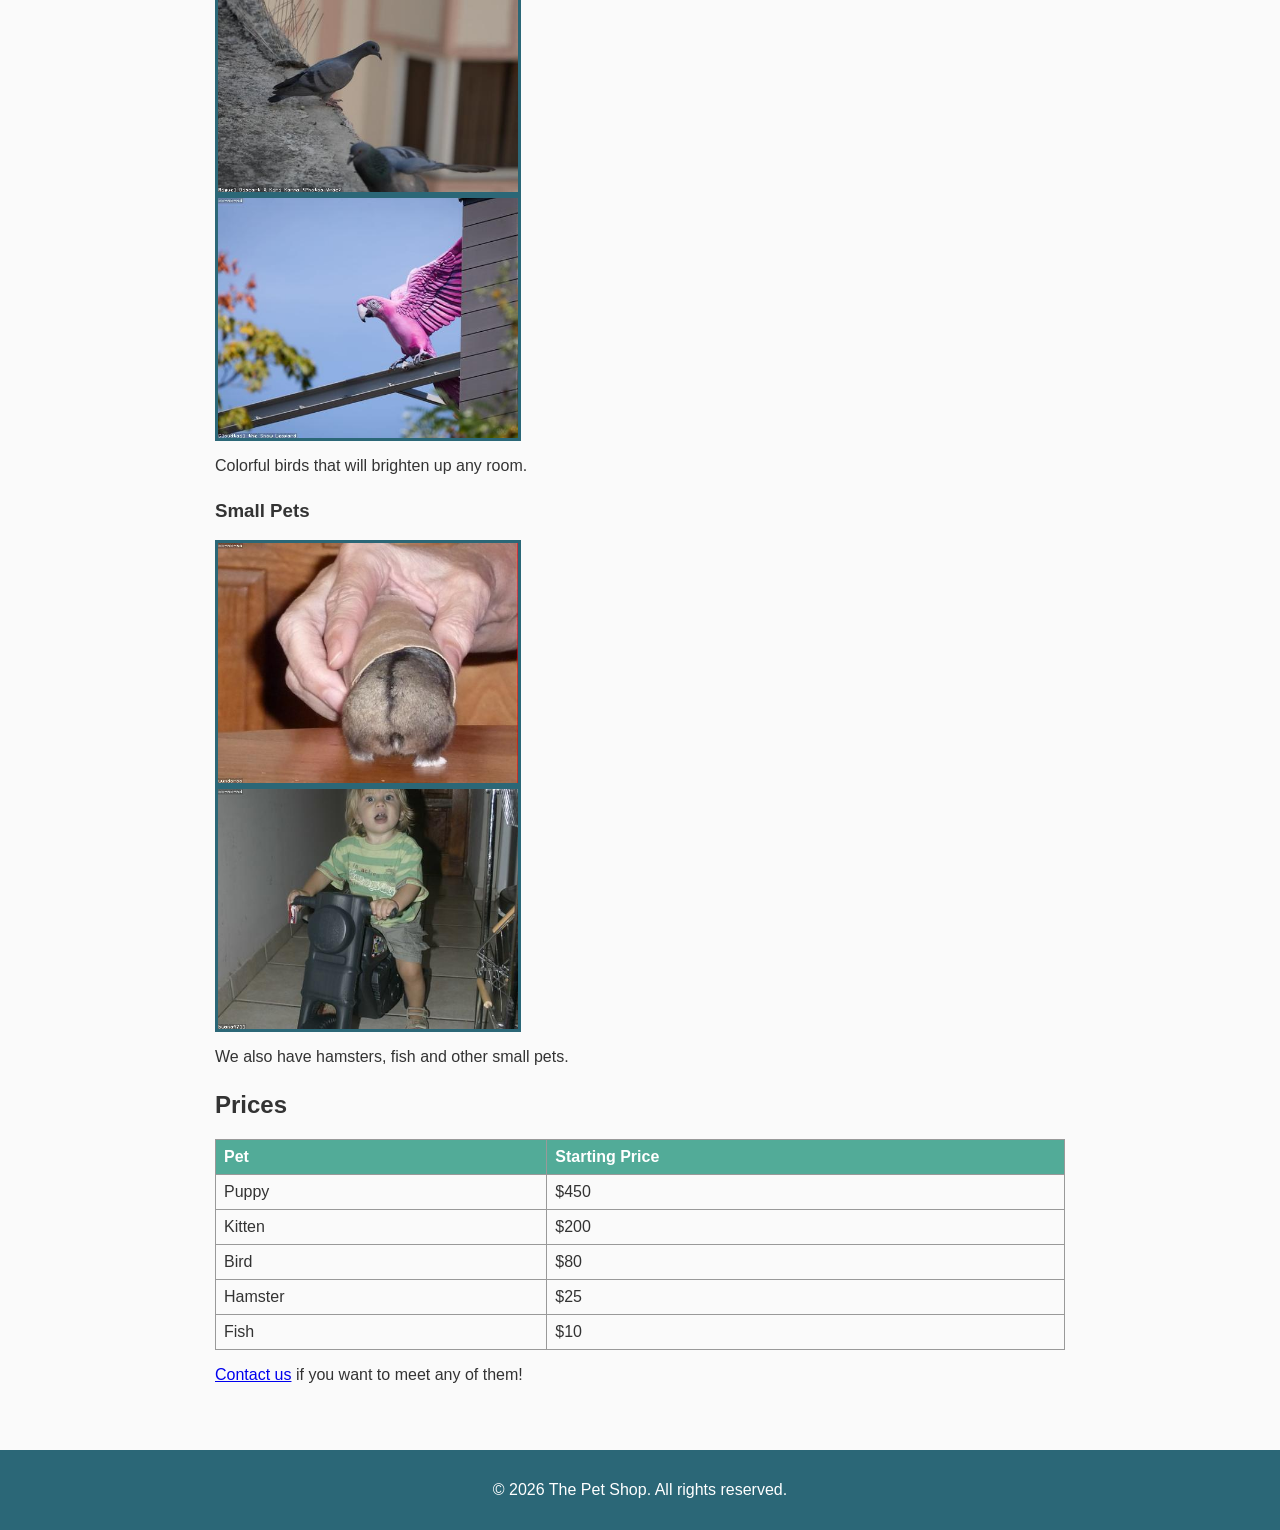
<file: The-Pet-Shop-Website/animals.html>
<!DOCTYPE html>
<html lang="en">
<head>
  <meta charset="UTF-8">
  <meta name="viewport" content="width=device-width, initial-scale=1.0">
  <title>The Pet Shop - Our Pets</title>

  <style>
    body {
      font-family: Arial, sans-serif;
      margin: 0;
      color: #333;
      background-color: #fafafa;
    }
    header {
      background-color: #2b6777;
      color: white;
      text-align: center;
      padding: 20px;
    }
    nav {
      background-color: #52ab98;
      text-align: center;
      padding: 10px;
    }
    nav a {
      color: white;
      text-decoration: none;
      margin: 0 15px;
      font-size: 18px;
    }
    nav a:hover {
      text-decoration: underline;
    }
    main {
      max-width: 850px;
      margin: 0 auto;
      padding: 25px;
    }
    .pet img {
      width: 300px;
      border: 3px solid #2b6777;
      display: block;
    }
    .pet {
      margin-bottom: 25px;
    }
    table {
      border-collapse: collapse;
      width: 100%;
      margin-top: 15px;
    }
    table, th, td {
      border: 1px solid #999;
    }
    th, td {
      padding: 8px;
      text-align: left;
    }
    th {
      background-color: #52ab98;
      color: white;
    }
    footer {
      background-color: #2b6777;
      color: white;
      text-align: center;
      padding: 15px;
      margin-top: 25px;
    }
  </style>
</head>

<body>

  <header>
    <h1>The Pet Shop</h1>
    <p>Meet our pets</p>
  </header>

  <nav>
    <a href="index.html">Home</a>
    <a href="animals.html">Our Pets</a>
    <a href="contact.html">Contact</a>
  </nav>

  <main>
    <h2>Our Pets</h2>
    <p>Here are some of the animals we have in the shop right now:</p>

    <div class="pet">
      <h3>Dogs</h3>
      <img src="images/dog1.jpg" alt="A cute puppy">
      <img src="images/dog2.jpg" alt="A pug puppy">
      <p>Our puppies are friendly, playful and ready for a new home.</p>
    </div>

    <div class="pet">
      <h3>Cats</h3>
      <img src="images/cat1.jpg" alt="A kitten">
      <img src="images/cat2.jpg" alt="A cat">
      <p>Looking for a cuddly companion? Our cats and kittens are the best.</p>
    </div>

    <div class="pet">
      <h3>Birds</h3>
      <img src="images/bird1.jpg" alt="A pet bird">
      <img src="images/bird2.jpg" alt="A parrot">
      <p>Colorful birds that will brighten up any room.</p>
    </div>

    <div class="pet">
      <h3>Small Pets</h3>
      <img src="images/hamster1.jpg" alt="A hamster">
      <img src="images/fish1.jpg" alt="Aquarium fish">
      <p>We also have hamsters, fish and other small pets.</p>
    </div>

    <h2>Prices</h2>
    <table>
      <tr>
        <th>Pet</th>
        <th>Starting Price</th>
      </tr>
      <tr>
        <td>Puppy</td>
        <td>$450</td>
      </tr>
      <tr>
        <td>Kitten</td>
        <td>$200</td>
      </tr>
      <tr>
        <td>Bird</td>
        <td>$80</td>
      </tr>
      <tr>
        <td>Hamster</td>
        <td>$25</td>
      </tr>
      <tr>
        <td>Fish</td>
        <td>$10</td>
      </tr>
    </table>

    <p><a href="contact.html">Contact us</a> if you want to meet any of them!</p>
  </main>

  <footer>
    <p>&copy; 2026 The Pet Shop. All rights reserved.</p>
  </footer>

</body>
</html>
</file>
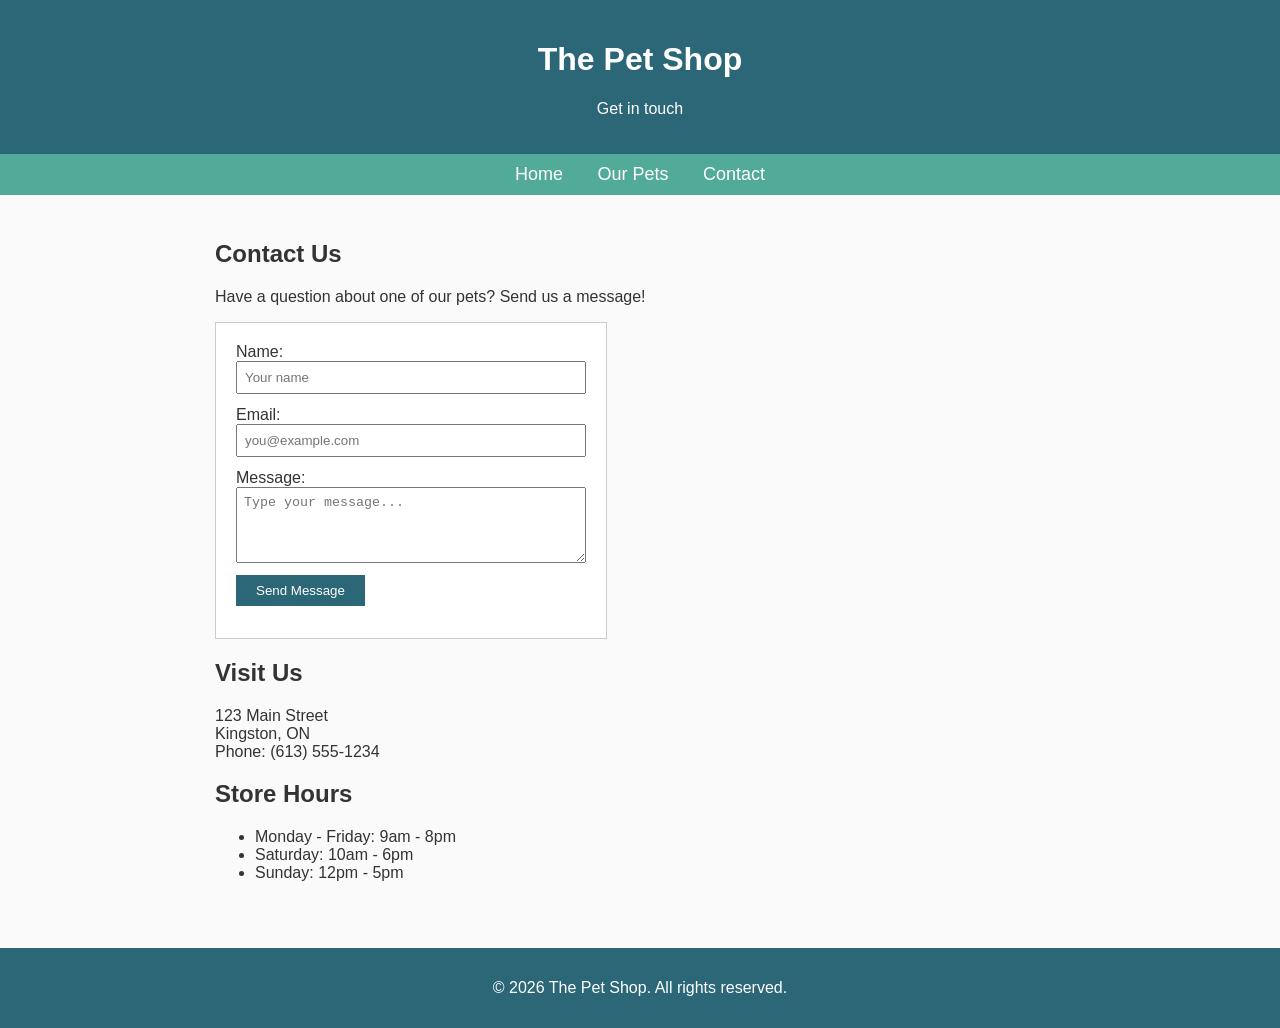
<file: The-Pet-Shop-Website/contact.html>
<!DOCTYPE html>
<html lang="en">
<head>
  <meta charset="UTF-8">
  <meta name="viewport" content="width=device-width, initial-scale=1.0">
  <title>The Pet Shop - Contact</title>

  <style>
    body {
      font-family: Arial, sans-serif;
      margin: 0;
      color: #333;
      background-color: #fafafa;
    }
    header {
      background-color: #2b6777;
      color: white;
      text-align: center;
      padding: 20px;
    }
    nav {
      background-color: #52ab98;
      text-align: center;
      padding: 10px;
    }
    nav a {
      color: white;
      text-decoration: none;
      margin: 0 15px;
      font-size: 18px;
    }
    nav a:hover {
      text-decoration: underline;
    }
    main {
      max-width: 850px;
      margin: 0 auto;
      padding: 25px;
    }
    form {
      background-color: white;
      border: 1px solid #ccc;
      padding: 20px;
      max-width: 350px;
    }
    input, textarea {
      display: block;
      width: 100%;
      padding: 7px;
      margin-bottom: 12px;
      box-sizing: border-box;
    }
    input[type="submit"] {
      width: auto;
      background-color: #2b6777;
      color: white;
      border: none;
      padding: 8px 20px;
      cursor: pointer;
    }
    footer {
      background-color: #2b6777;
      color: white;
      text-align: center;
      padding: 15px;
      margin-top: 25px;
    }
  </style>
</head>

<body>

  <header>
    <h1>The Pet Shop</h1>
    <p>Get in touch</p>
  </header>

  <nav>
    <a href="index.html">Home</a>
    <a href="animals.html">Our Pets</a>
    <a href="contact.html">Contact</a>
  </nav>

  <main>
    <h2>Contact Us</h2>
    <p>Have a question about one of our pets? Send us a message!</p>

    <form action="#" method="post">
      <label for="name">Name:</label>
      <input type="text" id="name" name="name" placeholder="Your name">

      <label for="email">Email:</label>
      <input type="email" id="email" name="email" placeholder="you@example.com">

      <label for="message">Message:</label>
      <textarea id="message" name="message" rows="4" placeholder="Type your message..."></textarea>

      <input type="submit" value="Send Message">
    </form>

    <h2>Visit Us</h2>
    <p>
      123 Main Street<br>
      Kingston, ON<br>
      Phone: (613) 555-1234
    </p>

    <h2>Store Hours</h2>
    <ul>
      <li>Monday - Friday: 9am - 8pm</li>
      <li>Saturday: 10am - 6pm</li>
      <li>Sunday: 12pm - 5pm</li>
    </ul>
  </main>

  <footer>
    <p>&copy; 2026 The Pet Shop. All rights reserved.</p>
  </footer>

</body>
</html>
</file>
<file: creating-css-effects/style.css>
/* Creating CSS Effects - practice stylesheet
   Abdalatif Zidan */

body {
  font-family: Arial, sans-serif;
  background-color: #f4f4f4;
  color: #333;
  margin: 0;
}

header {
  background-color: #34495e;
  color: white;
  text-align: center;
  padding: 25px;
}

main {
  max-width: 850px;
  margin: 0 auto;
  padding: 20px;
}

section {
  background-color: white;
  border: 1px solid #ddd;
  padding: 20px;
  margin-bottom: 25px;
}

h2 {
  border-bottom: 2px solid #34495e;
  padding-bottom: 5px;
}

code {
  background-color: #eee;
  padding: 2px 5px;
  font-family: monospace;
}

/* the basic box I reuse for most of the demos */
.box {
  width: 130px;
  height: 90px;
  background-color: #3498db;
  color: white;
  text-align: center;
  line-height: 90px;
  display: inline-block;
  margin: 15px;
}

/* ---- 1. SHADOWS ---- */
.box-shadow {
  box-shadow: 5px 5px 12px #888;
}

.text-shadow {
  text-shadow: 3px 3px 4px #aaa;
  color: #34495e;
}

/* ---- 2. ROUNDED CORNERS ---- */
.rounded {
  border-radius: 15px;
}

.circle {
  border-radius: 50%;
}

/* ---- 3. GRADIENTS ---- */
.gradient1 {
  background: linear-gradient(#3498db, #8e44ad);
}

.gradient2 {
  background: linear-gradient(to right, #f39c12, #e74c3c);
}

/* ---- 4. OPACITY ---- */
.op100 { opacity: 1; }
.op60  { opacity: 0.6; }
.op30  { opacity: 0.3; }

/* ---- 5. HOVER + TRANSITIONS ---- */
.hover-color {
  transition: background-color 0.5s;
}
.hover-color:hover {
  background-color: #e74c3c;
}

.hover-grow {
  transition: transform 0.4s;
}
.hover-grow:hover {
  transform: scale(1.2);
}

.button {
  display: inline-block;
  background-color: #27ae60;
  color: white;
  padding: 12px 25px;
  text-decoration: none;
  border-radius: 5px;
  margin: 15px;
  transition: background-color 0.4s, box-shadow 0.4s;
}
.button:hover {
  background-color: #1e8449;
  box-shadow: 0 5px 10px #999;
}

/* ---- 6. TRANSFORMS ---- */
.rotate {
  transform: rotate(15deg);
  background-color: #9b59b6;
}

.scale {
  transform: scale(1.15);
  background-color: #16a085;
}

.skew {
  transform: skew(12deg);
  background-color: #d35400;
}

/* ---- 7. IMAGE EFFECTS ---- */
main img {
  width: 240px;
  margin: 10px;
  border-radius: 8px;
}

.img-gray {
  filter: grayscale(100%);
}

.img-hover {
  transition: filter 0.5s, transform 0.5s;
}
.img-hover:hover {
  filter: blur(2px) brightness(1.1);
  transform: scale(1.05);
}

/* ---- 8. ANIMATION ---- */
.bounce {
  background-color: #e67e22;
  border-radius: 10px;
  animation: bounce 1.5s infinite;
}

@keyframes bounce {
  0%   { transform: translateY(0px); }
  50%  { transform: translateY(-25px); }
  100% { transform: translateY(0px); }
}

footer {
  background-color: #34495e;
  color: white;
  text-align: center;
  padding: 15px;
  margin-top: 20px;
}
</file>
<file: Simple-Recipes/style.css>
/* Simple Recipes stylesheet
   Abdalatif Zidan */

body {
  font-family: Arial, sans-serif;
  background-color: #fdf6ec;
  color: #333;
  margin: 0;
}

header {
  background-color: #c0392b;
  color: white;
  text-align: center;
  padding: 25px;
}

header p {
  margin: 5px 0 0 0;
}

/* nav bar */
nav {
  background-color: #922b21;
  text-align: center;
  padding: 10px;
  position: sticky;
  top: 0;
}
nav a {
  color: white;
  text-decoration: none;
  margin: 0 12px;
  font-size: 17px;
}
nav a:hover {
  text-decoration: underline;
}

main {
  max-width: 800px;
  margin: 0 auto;
  padding: 20px;
}

.hero {
  width: 100%;
  max-width: 800px;
  display: block;
  border-radius: 8px;
  margin-bottom: 20px;
}

/* about box - I gave it a slightly different look so it stands out */
.about {
  background-color: #fff3cd;
  border-left: 6px solid #c0392b;
  padding: 20px;
  margin-bottom: 25px;
  border-radius: 5px;
}

/* recipe cards */
.recipe {
  background-color: white;
  border: 1px solid #ddd;
  border-radius: 5px;
  padding: 20px;
  margin-bottom: 25px;
  box-shadow: 2px 2px 8px #eee;
}

.recipe h2 {
  color: #c0392b;
  border-bottom: 2px solid #f1c40f;
  padding-bottom: 6px;
}

.recipe img {
  width: 100%;
  max-width: 400px;
  border-radius: 6px;
  display: block;
  margin: 10px 0;
}

h3 {
  margin-bottom: 5px;
}

ul, ol {
  line-height: 1.6;
}

footer {
  background-color: #c0392b;
  color: white;
  text-align: center;
  padding: 15px;
}
footer a {
  color: #ffe;
}
</file>
